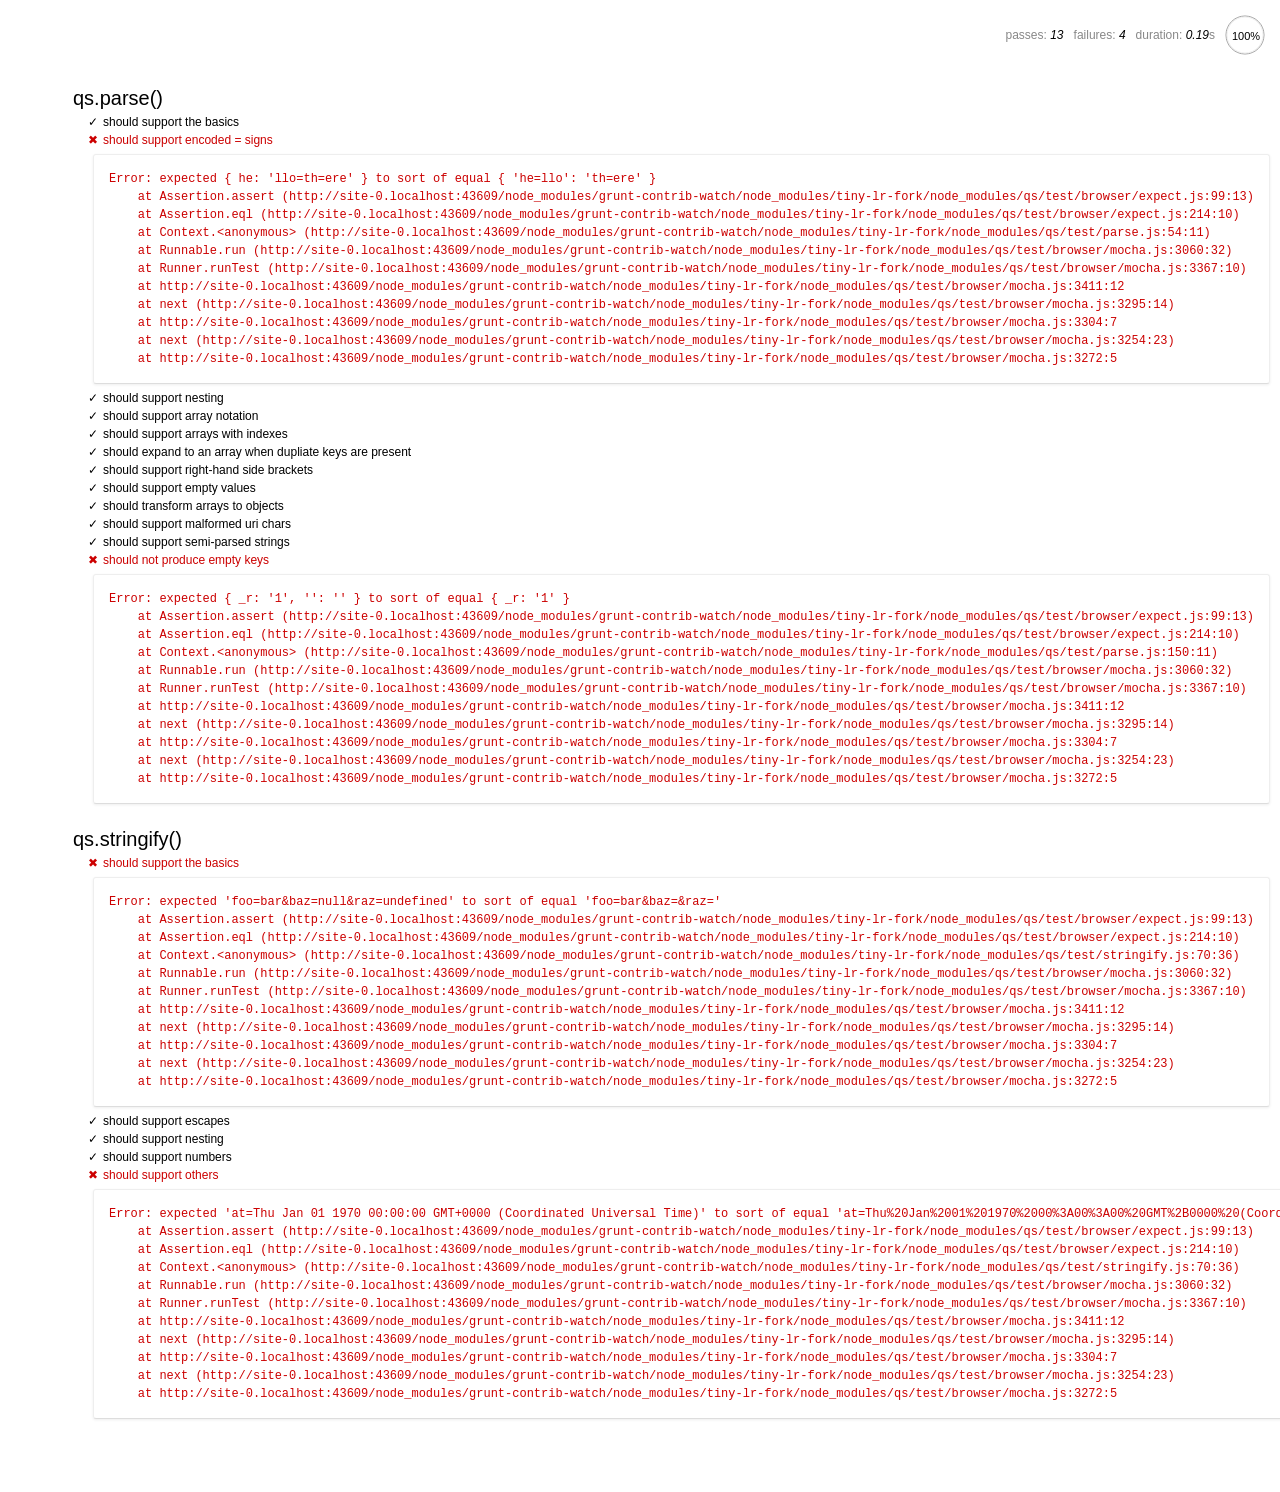
<file: node_modules/grunt-contrib-watch/node_modules/tiny-lr-fork/node_modules/qs/test/browser/index.html>
<html>
  <head>
    <title>Mocha</title>
    <meta http-equiv="Content-Type" content="text/html; charset=UTF-8">
    <link rel="stylesheet" href="mocha.css" />
    <script src="jquery.js" type="text/javascript"></script>
    <script src="expect.js"></script>
    <script src="mocha.js"></script>
    <script>mocha.setup('bdd')</script>
    <script src="qs.js"></script>
    <script src="../parse.js"></script>
    <script src="../stringify.js"></script>
    <script>onload = mocha.run;</script>
  </head>
  <body>
    <div id="mocha"></div>
  </body>
</html>
</file>
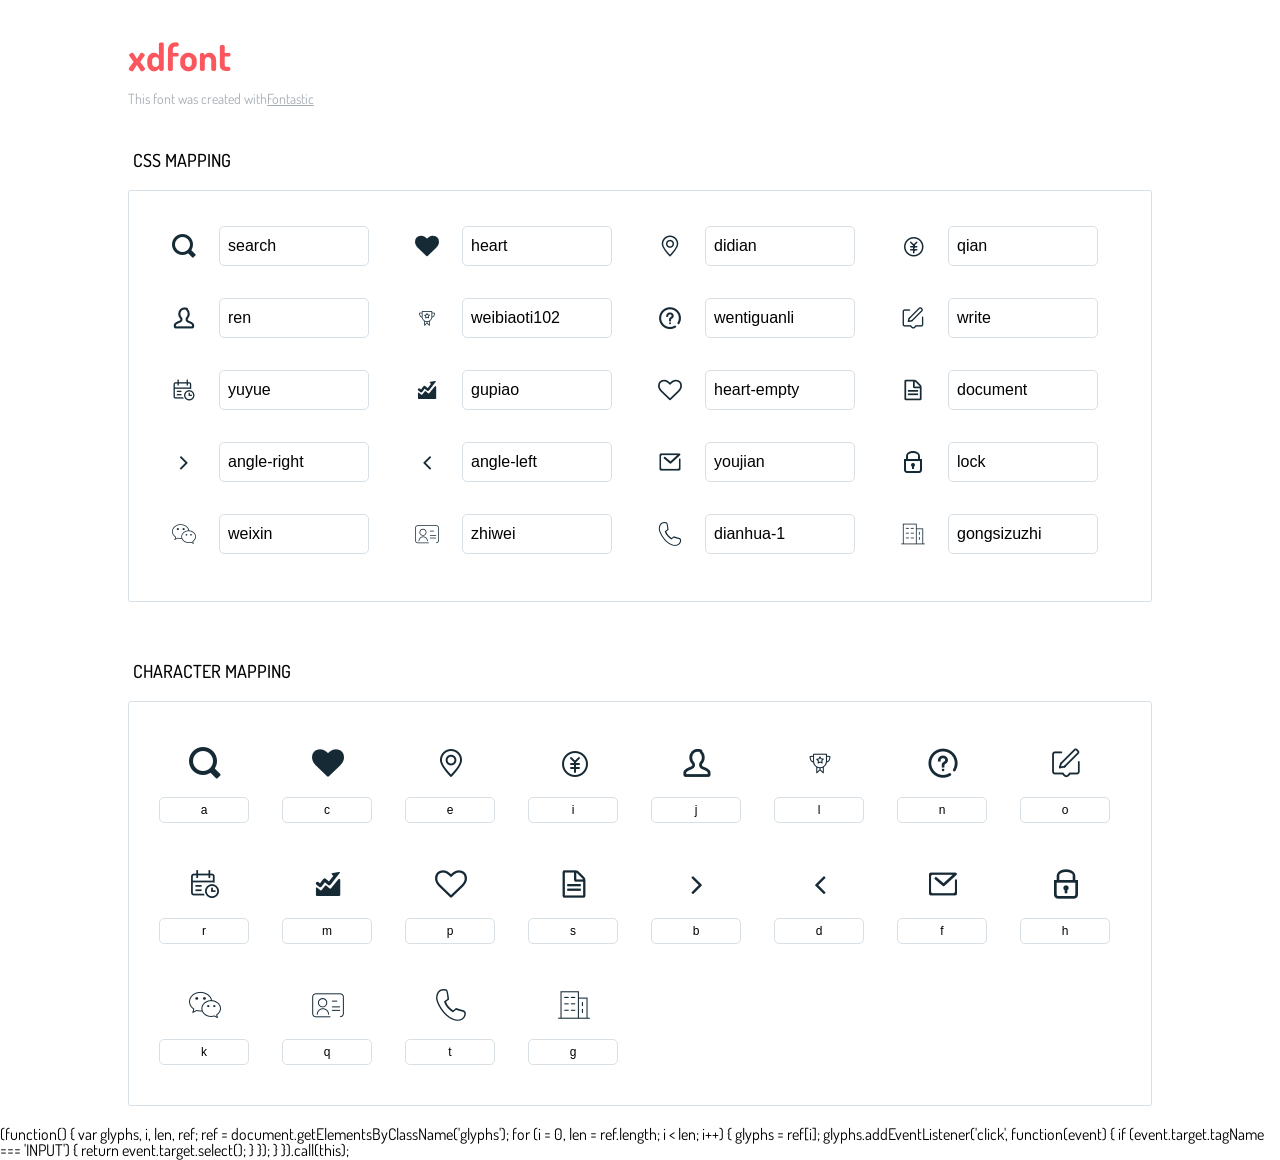
<file: public/xdfont/icons-reference.html>
<!DOCTYPE html>
<html lang="en">
  <head>
    <meta charset="utf-8">
    <meta http-equiv="X-UA-Compatible" content="IE=edge,chrome=1">
    <meta name="viewport" content="width=device-width,initial-scale=1">
    <title>Font Reference - xdfont</title>
    <link href="http://fonts.googleapis.com/css?family=Dosis:400,500,700" rel="stylesheet" type="text/css">
    <link rel="stylesheet" href="styles.css">
    <style type="text/css">html,body,div,span,applet,object,iframe,h1,h2,h3,h4,h5,h6,p,blockquote,pre,a,abbr,acronym,address,big,cite,code,del,dfn,em,img,ins,kbd,q,s,samp,small,strike,strong,sub,sup,tt,var,dl,dt,dd,ol,ul,li,fieldset,form,label,legend,table,caption,tbody,tfoot,thead,tr,th,td{margin:0;padding:0;border:0;outline:0;font-weight:inherit;font-style:inherit;font-family:inherit;font-size:100%;vertical-align:baseline}body{line-height:1;color:#000;background:#fff}ol,ul{list-style:none}table{border-collapse:separate;border-spacing:0;vertical-align:middle}caption,th,td{text-align:left;font-weight:normal;vertical-align:middle}a img{border:none}*{-webkit-box-sizing:border-box;-moz-box-sizing:border-box;box-sizing:border-box}body{font-family:'Dosis','Tahoma',sans-serif}.container{margin:15px auto;width:80%}h1{margin:40px 0 20px;font-weight:700;font-size:38px;line-height:32px;color:#fb565e}h2{font-size:18px;padding:0 0 21px 5px;margin:45px 0 0 0;text-transform:uppercase;font-weight:500}.small{font-size:14px;color:#a5adb4;}.small a{color:#a5adb4;}.small a:hover{color:#fb565e}.glyphs.character-mapping{margin:0 0 20px 0;padding:20px 0 20px 30px;color:rgba(0,0,0,0.5);border:1px solid #d8e0e5;-webkit-border-radius:3px;border-radius:3px;}.glyphs.character-mapping li{margin:0 30px 20px 0;display:inline-block;width:90px}.glyphs.character-mapping .icon{margin:10px 0 10px 15px;padding:15px;position:relative;width:55px;height:55px;color:#162a36 !important;overflow:hidden;-webkit-border-radius:3px;border-radius:3px;font-size:32px;}.glyphs.character-mapping .icon svg{fill:#000}.glyphs.character-mapping input{margin:0;padding:5px 0;line-height:12px;font-size:12px;display:block;width:100%;border:1px solid #d8e0e5;-webkit-border-radius:5px;border-radius:5px;text-align:center;outline:0;}.glyphs.character-mapping input:focus{border:1px solid #fbde4a;-webkit-box-shadow:inset 0 0 3px #fbde4a;box-shadow:inset 0 0 3px #fbde4a}.glyphs.character-mapping input:hover{-webkit-box-shadow:inset 0 0 3px #fbde4a;box-shadow:inset 0 0 3px #fbde4a}.glyphs.css-mapping{margin:0 0 60px 0;padding:30px 0 20px 30px;color:rgba(0,0,0,0.5);border:1px solid #d8e0e5;-webkit-border-radius:3px;border-radius:3px;}.glyphs.css-mapping li{margin:0 30px 20px 0;padding:0;display:inline-block;overflow:hidden}.glyphs.css-mapping .icon{margin:0;margin-right:10px;padding:13px;height:50px;width:50px;color:#162a36 !important;overflow:hidden;float:left;font-size:24px}.glyphs.css-mapping input{margin:0;margin-top:5px;padding:8px;line-height:16px;font-size:16px;display:block;width:150px;height:40px;border:1px solid #d8e0e5;-webkit-border-radius:5px;border-radius:5px;background:#fff;outline:0;float:right;}.glyphs.css-mapping input:focus{border:1px solid #fbde4a;-webkit-box-shadow:inset 0 0 3px #fbde4a;box-shadow:inset 0 0 3px #fbde4a}.glyphs.css-mapping input:hover{-webkit-box-shadow:inset 0 0 3px #fbde4a;box-shadow:inset 0 0 3px #fbde4a}</style>
  </head>
  <body>
    <div class="container">
      <h1>xdfont</h1>
      <p class="small">This font was created with<a href="http://fontastic.me/">Fontastic</a></p>
      <h2>CSS mapping</h2>
      <ul class="glyphs css-mapping">
        <li>
          <div class="icon icon-search"></div>
          <input type="text" readonly="readonly" value="search">
        </li>
        <li>
          <div class="icon icon-heart"></div>
          <input type="text" readonly="readonly" value="heart">
        </li>
        <li>
          <div class="icon icon-didian"></div>
          <input type="text" readonly="readonly" value="didian">
        </li>
        <li>
          <div class="icon icon-qian"></div>
          <input type="text" readonly="readonly" value="qian">
        </li>
        <li>
          <div class="icon icon-ren"></div>
          <input type="text" readonly="readonly" value="ren">
        </li>
        <li>
          <div class="icon icon-weibiaoti102"></div>
          <input type="text" readonly="readonly" value="weibiaoti102">
        </li>
        <li>
          <div class="icon icon-wentiguanli"></div>
          <input type="text" readonly="readonly" value="wentiguanli">
        </li>
        <li>
          <div class="icon icon-write"></div>
          <input type="text" readonly="readonly" value="write">
        </li>
        <li>
          <div class="icon icon-yuyue"></div>
          <input type="text" readonly="readonly" value="yuyue">
        </li>
        <li>
          <div class="icon icon-gupiao"></div>
          <input type="text" readonly="readonly" value="gupiao">
        </li>
        <li>
          <div class="icon icon-heart-empty"></div>
          <input type="text" readonly="readonly" value="heart-empty">
        </li>
        <li>
          <div class="icon icon-document"></div>
          <input type="text" readonly="readonly" value="document">
        </li>
        <li>
          <div class="icon icon-angle-right"></div>
          <input type="text" readonly="readonly" value="angle-right">
        </li>
        <li>
          <div class="icon icon-angle-left"></div>
          <input type="text" readonly="readonly" value="angle-left">
        </li>
        <li>
          <div class="icon icon-youjian"></div>
          <input type="text" readonly="readonly" value="youjian">
        </li>
        <li>
          <div class="icon icon-lock"></div>
          <input type="text" readonly="readonly" value="lock">
        </li>
        <li>
          <div class="icon icon-weixin"></div>
          <input type="text" readonly="readonly" value="weixin">
        </li>
        <li>
          <div class="icon icon-zhiwei"></div>
          <input type="text" readonly="readonly" value="zhiwei">
        </li>
        <li>
          <div class="icon icon-dianhua-1"></div>
          <input type="text" readonly="readonly" value="dianhua-1">
        </li>
        <li>
          <div class="icon icon-gongsizuzhi"></div>
          <input type="text" readonly="readonly" value="gongsizuzhi">
        </li>
      </ul>
      <h2>Character mapping</h2>
      <ul class="glyphs character-mapping">
        <li>
          <div data-icon="a" class="icon"></div>
          <input type="text" readonly="readonly" value="a">
        </li>
        <li>
          <div data-icon="c" class="icon"></div>
          <input type="text" readonly="readonly" value="c">
        </li>
        <li>
          <div data-icon="e" class="icon"></div>
          <input type="text" readonly="readonly" value="e">
        </li>
        <li>
          <div data-icon="i" class="icon"></div>
          <input type="text" readonly="readonly" value="i">
        </li>
        <li>
          <div data-icon="j" class="icon"></div>
          <input type="text" readonly="readonly" value="j">
        </li>
        <li>
          <div data-icon="l" class="icon"></div>
          <input type="text" readonly="readonly" value="l">
        </li>
        <li>
          <div data-icon="n" class="icon"></div>
          <input type="text" readonly="readonly" value="n">
        </li>
        <li>
          <div data-icon="o" class="icon"></div>
          <input type="text" readonly="readonly" value="o">
        </li>
        <li>
          <div data-icon="r" class="icon"></div>
          <input type="text" readonly="readonly" value="r">
        </li>
        <li>
          <div data-icon="m" class="icon"></div>
          <input type="text" readonly="readonly" value="m">
        </li>
        <li>
          <div data-icon="p" class="icon"></div>
          <input type="text" readonly="readonly" value="p">
        </li>
        <li>
          <div data-icon="s" class="icon"></div>
          <input type="text" readonly="readonly" value="s">
        </li>
        <li>
          <div data-icon="b" class="icon"></div>
          <input type="text" readonly="readonly" value="b">
        </li>
        <li>
          <div data-icon="d" class="icon"></div>
          <input type="text" readonly="readonly" value="d">
        </li>
        <li>
          <div data-icon="f" class="icon"></div>
          <input type="text" readonly="readonly" value="f">
        </li>
        <li>
          <div data-icon="h" class="icon"></div>
          <input type="text" readonly="readonly" value="h">
        </li>
        <li>
          <div data-icon="k" class="icon"></div>
          <input type="text" readonly="readonly" value="k">
        </li>
        <li>
          <div data-icon="q" class="icon"></div>
          <input type="text" readonly="readonly" value="q">
        </li>
        <li>
          <div data-icon="t" class="icon"></div>
          <input type="text" readonly="readonly" value="t">
        </li>
        <li>
          <div data-icon="g" class="icon"></div>
          <input type="text" readonly="readonly" value="g">
        </li>
      </ul>
    </div>(function() {
  var glyphs, i, len, ref;

  ref = document.getElementsByClassName('glyphs');
  for (i = 0, len = ref.length; i < len; i++) {
    glyphs = ref[i];
    glyphs.addEventListener('click', function(event) {
      if (event.target.tagName === 'INPUT') {
        return event.target.select();
      }
    });
  }

}).call(this);

  </body>
</html>
</file>
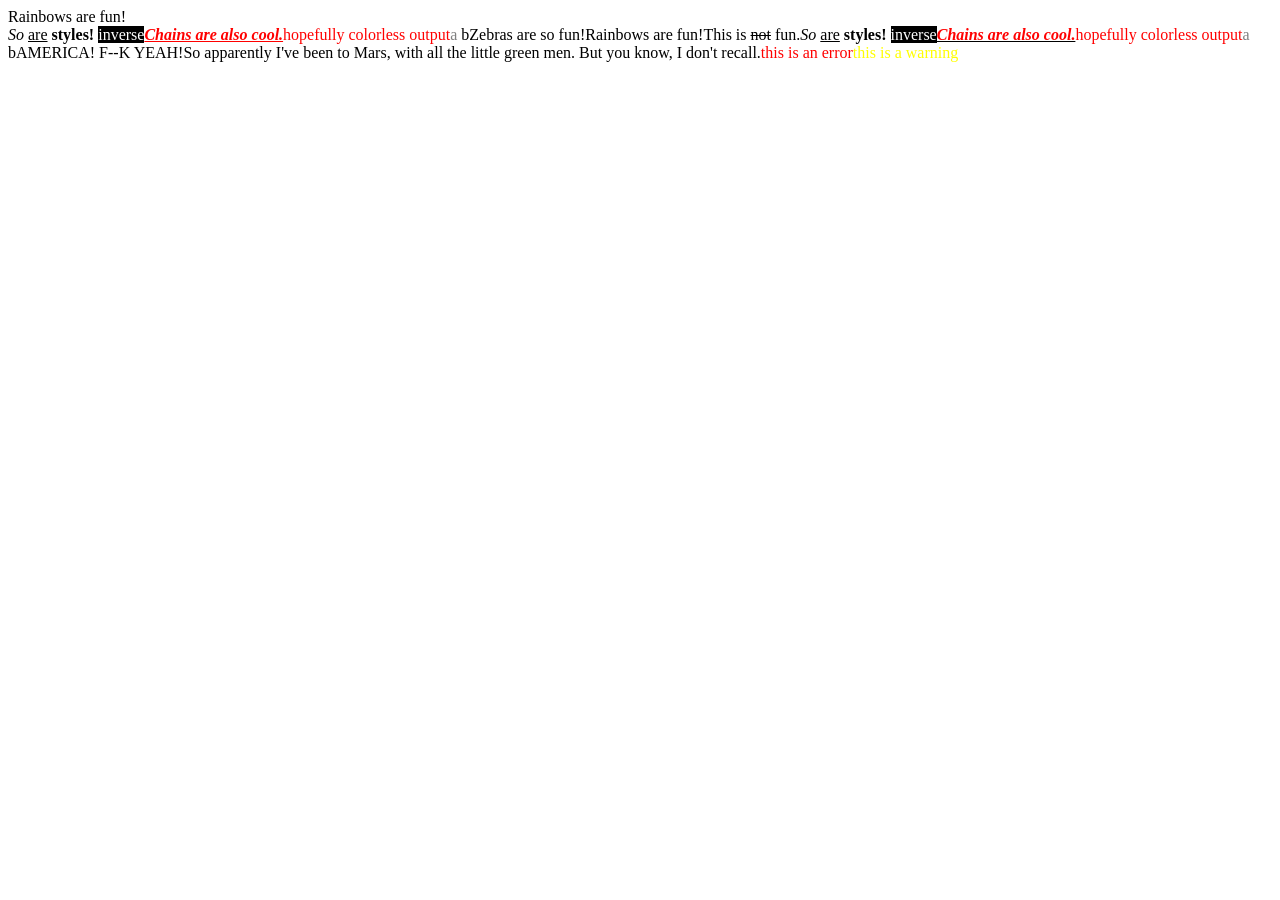
<file: node_modules/grunt/node_modules/colors/example.html>
<!DOCTYPE HTML>
<html lang="en-us">
  <head>
    <meta http-equiv="Content-type" content="text/html; charset=utf-8">
    <title>Colors Example</title>
    <script src="colors.js"></script>
  </head>
  <body>
    <script>

    var test = colors.red("hopefully colorless output");

    document.write('Rainbows are fun!'.rainbow + '<br/>');
    document.write('So '.italic + 'are'.underline + ' styles! '.bold + 'inverse'.inverse); // styles not widely supported
    document.write('Chains are also cool.'.bold.italic.underline.red); // styles not widely supported
    //document.write('zalgo time!'.zalgo);
    document.write(test.stripColors);
    document.write("a".grey + " b".black);

    document.write("Zebras are so fun!".zebra);

    document.write(colors.rainbow('Rainbows are fun!'));
    document.write("This is " + "not".strikethrough + " fun.");

    document.write(colors.italic('So ') + colors.underline('are') + colors.bold(' styles! ') + colors.inverse('inverse')); // styles not widely supported
    document.write(colors.bold(colors.italic(colors.underline(colors.red('Chains are also cool.'))))); // styles not widely supported
    //document.write(colors.zalgo('zalgo time!'));
    document.write(colors.stripColors(test));
    document.write(colors.grey("a") + colors.black(" b"));

    colors.addSequencer("america", function(letter, i, exploded) {
      if(letter === " ") return letter;
      switch(i%3) {
        case 0: return letter.red;
        case 1: return letter.white;
        case 2: return letter.blue;
      }
    });

    colors.addSequencer("random", (function() {
      var available = ['bold', 'underline', 'italic', 'inverse', 'grey', 'yellow', 'red', 'green', 'blue', 'white', 'cyan', 'magenta'];

      return function(letter, i, exploded) {
        return letter === " " ? letter : letter[available[Math.round(Math.random() * (available.length - 1))]];
      };
    })());

    document.write("AMERICA! F--K YEAH!".america);
    document.write("So apparently I've been to Mars, with all the little green men. But you know, I don't recall.".random);

    //
    // Custom themes
    //

    colors.setTheme({
      silly: 'rainbow',
      input: 'grey',
      verbose: 'cyan',
      prompt: 'grey',
      info: 'green',
      data: 'grey',
      help: 'cyan',
      warn: 'yellow',
      debug: 'blue',
      error: 'red'
    });

    // outputs red text
    document.write("this is an error".error);

    // outputs yellow text
    document.write("this is a warning".warn);

    </script>
  </body>
</html>
</file>
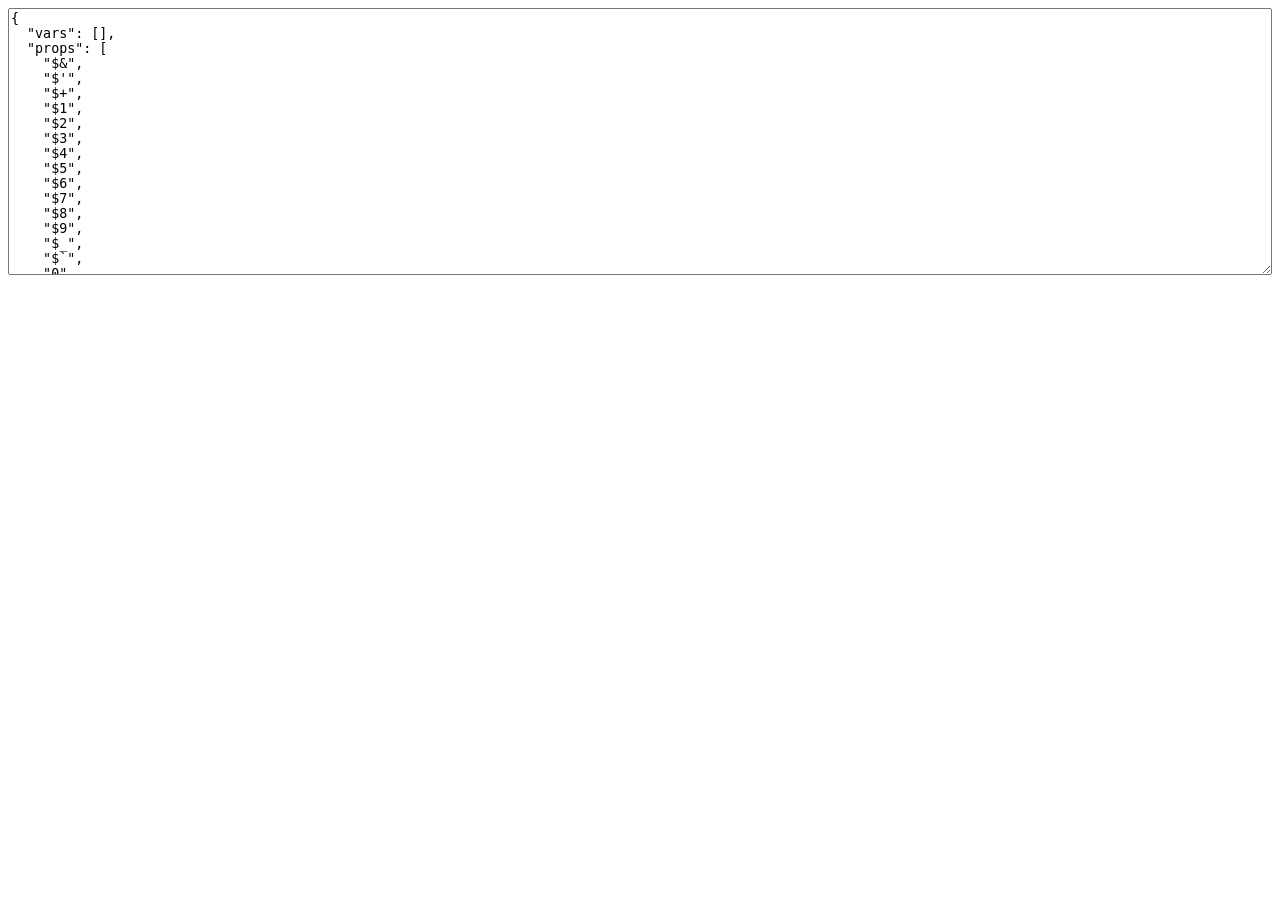
<file: node_modules/grunt-contrib-uglify/node_modules/uglify-js/tools/props.html>
<html>
  <head>
  </head>
  <body>
    <script>(function(){
      var props = {};

      function addObject(obj) {
        if (obj == null) return;
        try {
          Object.getOwnPropertyNames(obj).forEach(add);
        } catch(ex) {}
        if (obj.prototype) {
          Object.getOwnPropertyNames(obj.prototype).forEach(add);
        }
        if (typeof obj == "function") {
          try {
            Object.getOwnPropertyNames(new obj).forEach(add);
          } catch(ex) {}
        }
      }

      function add(name) {
        props[name] = true;
      }

      Object.getOwnPropertyNames(window).forEach(function(thing){
        addObject(window[thing]);
      });

      try {
        addObject(new Event("click"));
        addObject(new Event("contextmenu"));
        addObject(new Event("mouseup"));
        addObject(new Event("mousedown"));
        addObject(new Event("keydown"));
        addObject(new Event("keypress"));
        addObject(new Event("keyup"));
      } catch(ex) {}

      var ta = document.createElement("textarea");
      ta.style.width = "100%";
      ta.style.height = "20em";
      ta.style.boxSizing = "border-box";
      <!-- ta.value = Object.keys(props).sort(cmp).map(function(name){ -->
      <!--   return JSON.stringify(name); -->
      <!-- }).join(",\n"); -->
      ta.value = JSON.stringify({
        vars: [],
        props: Object.keys(props).sort(cmp)
      }, null, 2);
      document.body.appendChild(ta);

      function cmp(a, b) {
        a = a.toLowerCase();
        b = b.toLowerCase();
        return a < b ? -1 : a > b ? 1 : 0;
      }
    })();</script>
  </body>
</html>
</file>
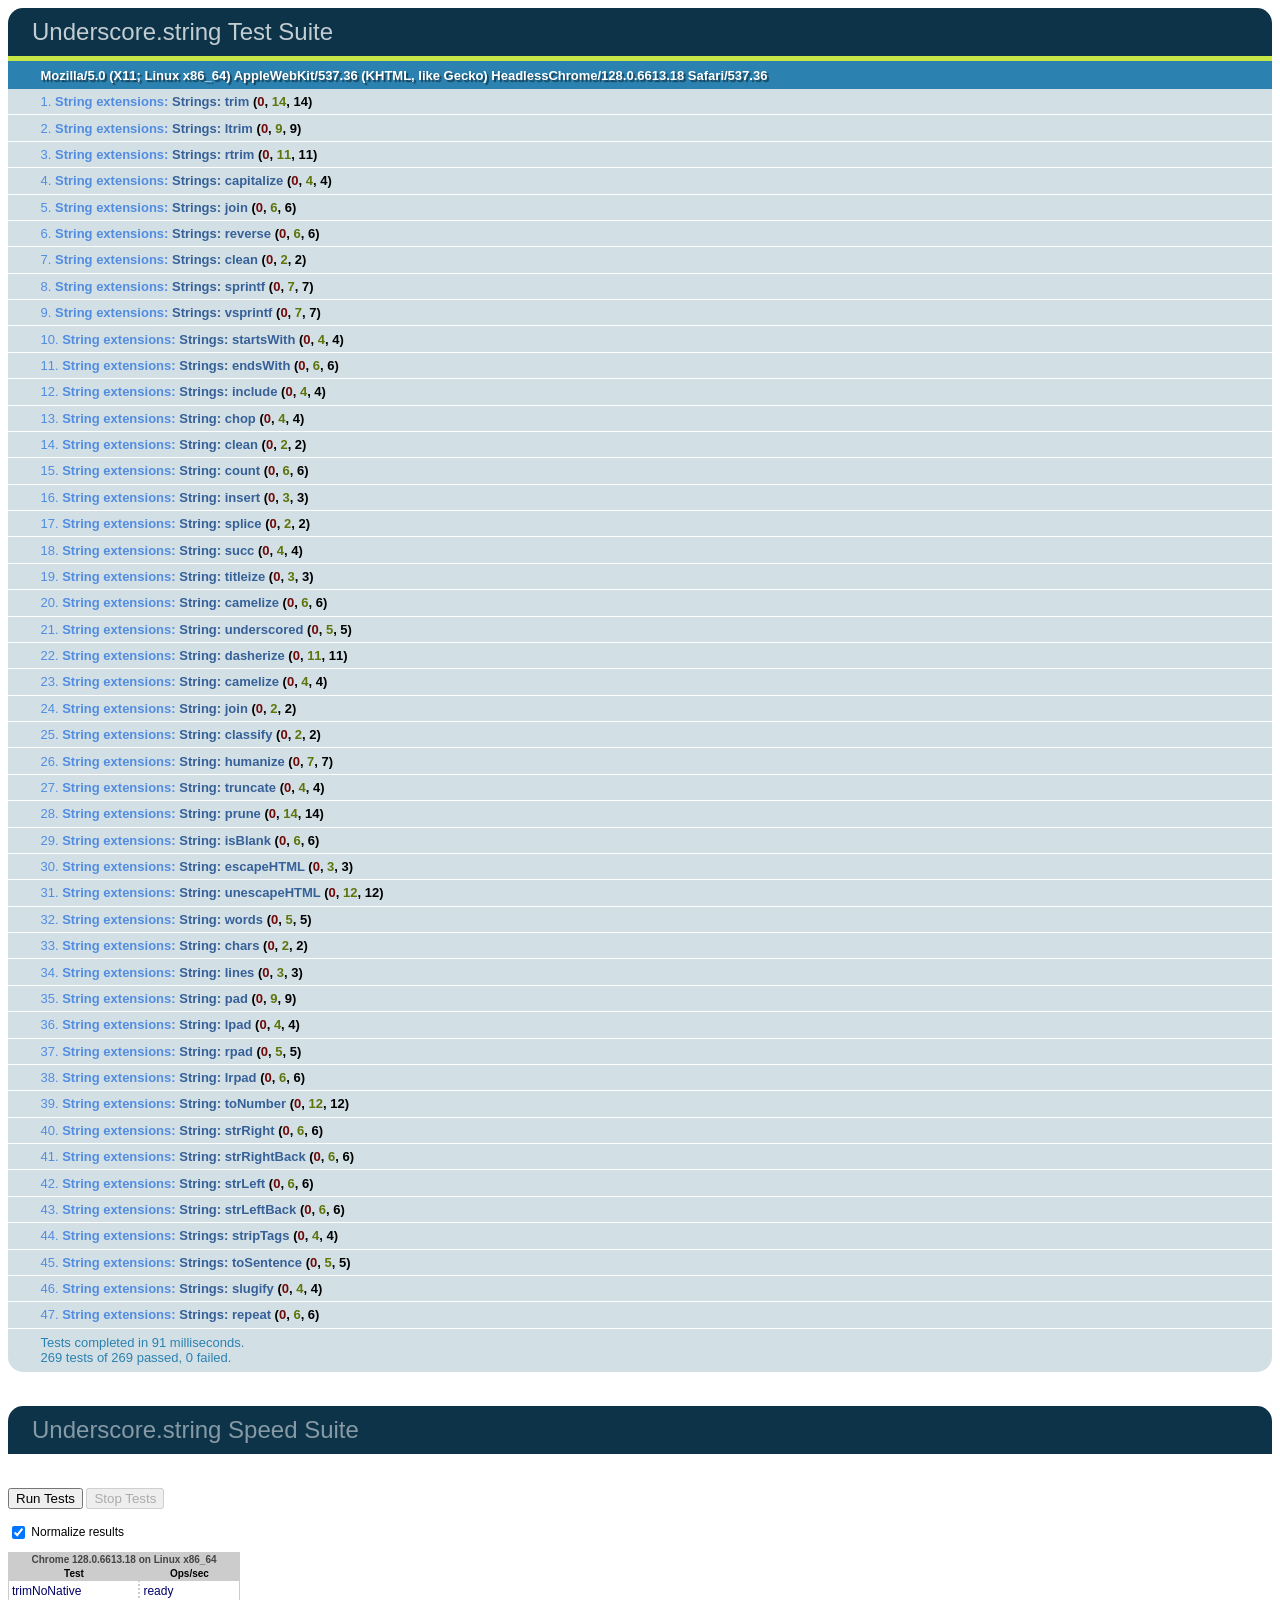
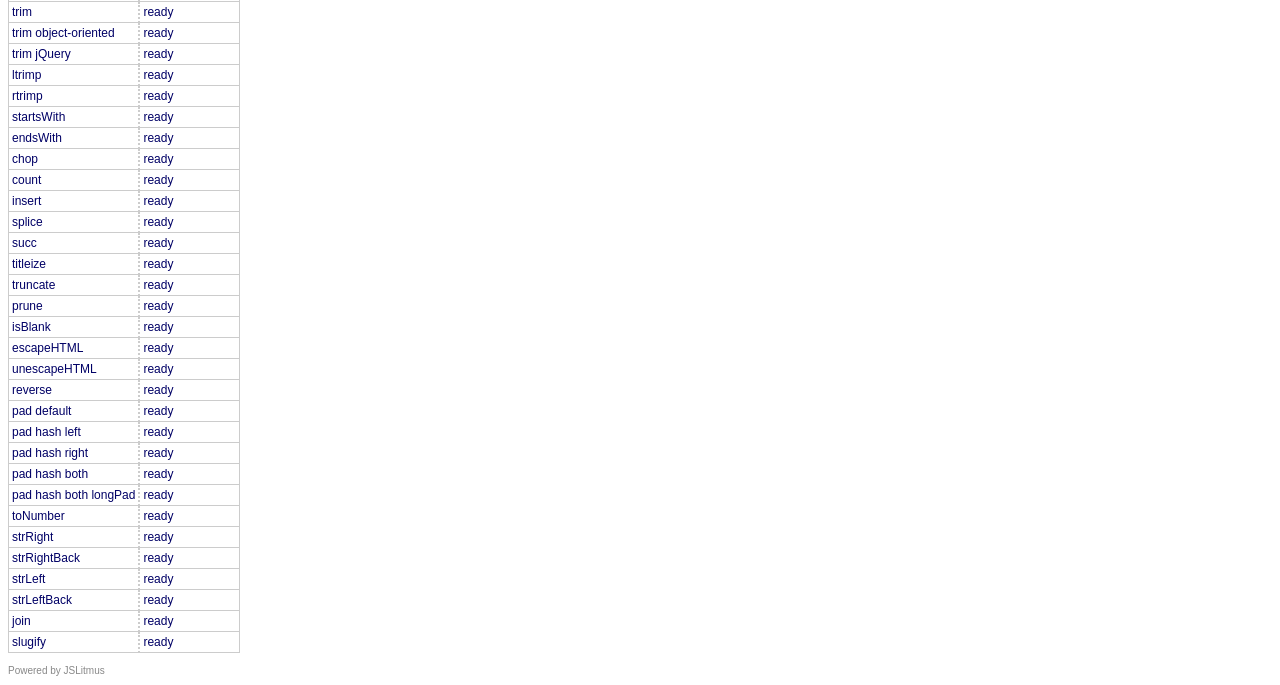
<file: node_modules/grunt/node_modules/underscore.string/test/test.html>
<!DOCTYPE HTML>
<html>
<head>
  <meta charset="utf-8">
  <title>Underscore.strings Test Suite</title>
  <link rel="stylesheet" href="test_underscore/vendor/qunit.css" type="text/css" media="screen" />
  <script type="text/javascript" src="test_underscore/vendor/jquery.js"></script>
  <script type="text/javascript" src="test_underscore/vendor/qunit.js"></script>
  <script type="text/javascript" src="test_underscore/vendor/jslitmus.js"></script>
  <script type="text/javascript" src="underscore.js"></script>
  <script type="text/javascript" src="../lib/underscore.string.js"></script>
  <script type="text/javascript" src="strings.js"></script>
  <script type="text/javascript" src="speed.js"></script>
</head>
<body>
  <h1 id="qunit-header">Underscore.string Test Suite</h1>
  <h2 id="qunit-banner"></h2>
  <h2 id="qunit-userAgent"></h2>
  <ol id="qunit-tests"></ol>
  <br />
  <h1 class="qunit-header">Underscore.string Speed Suite</h1>
  <!-- <h2 class="qunit-userAgent">
    A representative sample of the functions are benchmarked here, to provide
    a sense of how fast they might run in different browsers.
    Each iteration runs on an array of 1000 elements.<br /><br />
    For example, the 'intersect' test measures the number of times you can
    find the intersection of two thousand-element arrays in one second.
  </h2> -->
  <br />
</body>
</html>
</file>
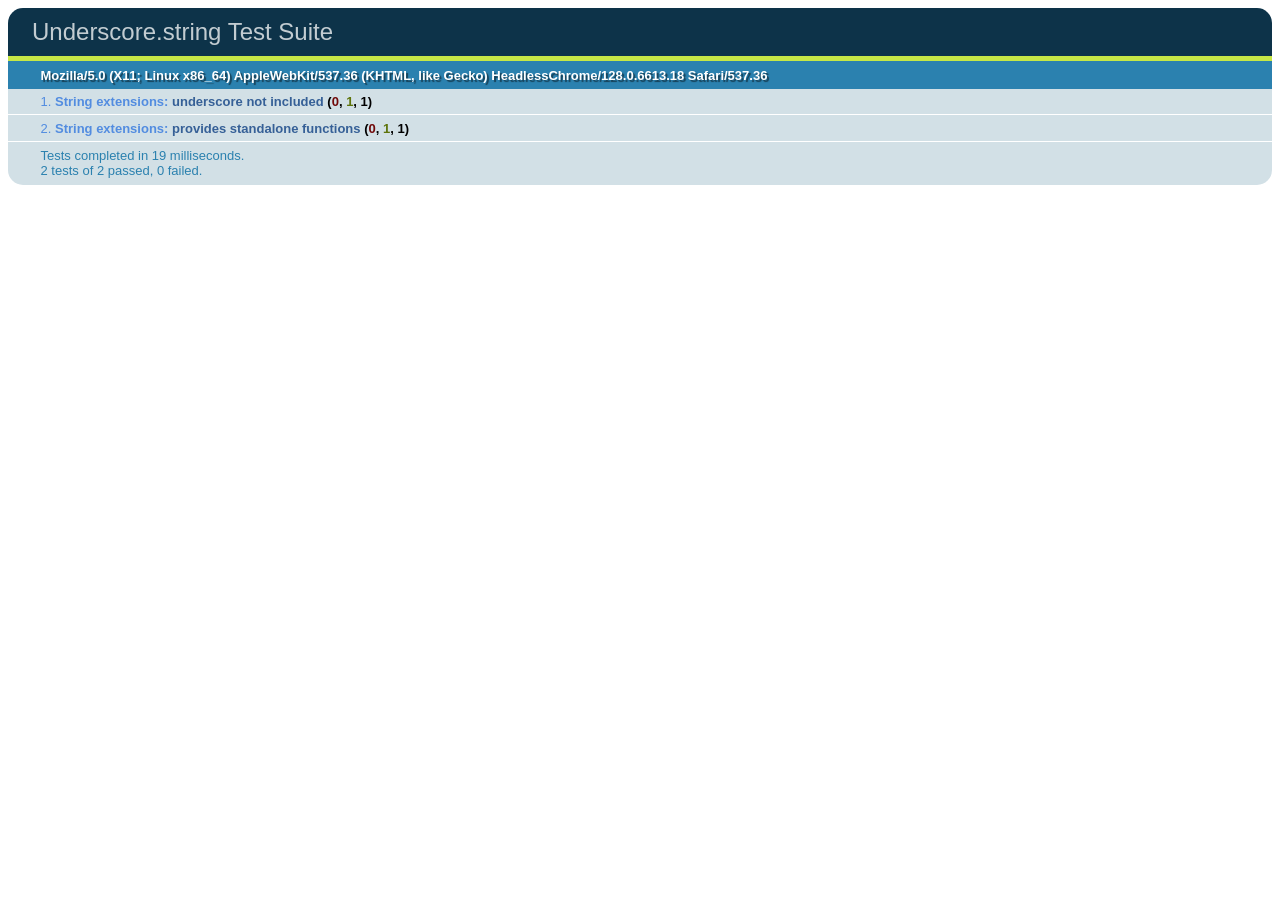
<file: node_modules/grunt/node_modules/underscore.string/test/test_standalone.html>
<!DOCTYPE HTML>
<html>
<head>
  <title>Underscore.strings Test Suite</title>
  <link rel="stylesheet" href="test_underscore/vendor/qunit.css" type="text/css" media="screen" />
  <script type="text/javascript" src="test_underscore/vendor/jquery.js"></script>
  <script type="text/javascript" src="test_underscore/vendor/qunit.js"></script>
  <script type="text/javascript" src="../lib/underscore.string.js"></script>
  <script type="text/javascript" src="strings_standalone.js"></script>

</head>
<body>
  <h1 id="qunit-header">Underscore.string Test Suite</h1>
  <h2 id="qunit-banner"></h2>
  <h2 id="qunit-userAgent"></h2>
  <ol id="qunit-tests"></ol>
</body>
</html>
</file>
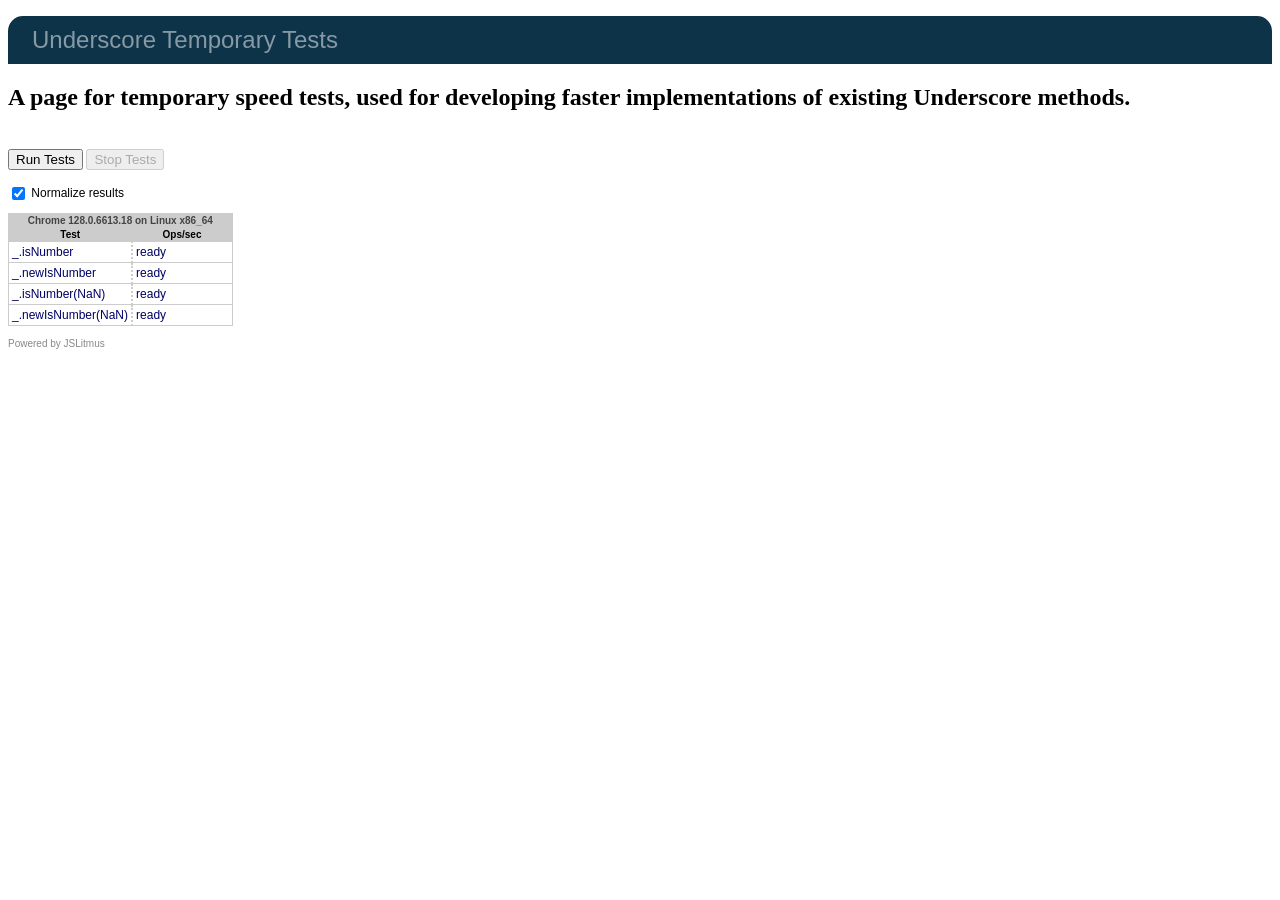
<file: node_modules/grunt/node_modules/underscore.string/test/test_underscore/temp_tests.html>
<!DOCTYPE HTML>
<html>
<head>
  <title>Underscore Temporary Tests</title>
  <link rel="stylesheet" href="vendor/qunit.css" type="text/css" media="screen" />
  <script type="text/javascript" src="vendor/jquery.js"></script>
  <script type="text/javascript" src="vendor/jslitmus.js"></script>
  <script type="text/javascript" src="../underscore.js"></script>
  <script type="text/javascript" src="temp.js"></script>
</head>
<body>
  <h1 class="qunit-header">Underscore Temporary Tests</h1>
  <h2 class="qunit-userAgent">
    A page for temporary speed tests, used for developing faster implementations
    of existing Underscore methods.
  </h2>
  <br />
</body>
</html>
</file>
<file: node_modules/grunt-contrib-watch/node_modules/tiny-lr-fork/node_modules/qs/test/browser/mocha.css>
body {
  font: 20px/1.5 "Helvetica Neue", Helvetica, Arial, sans-serif;
  padding: 60px 50px;
}

#mocha h1, h2 {
  margin: 0;
}

#mocha h1 {
  margin-top: 15px;
  font-size: 1em;
  font-weight: 200;
}

#mocha .suite .suite h1 {
  margin-top: 0;
  font-size: .8em;
}

#mocha h2 {
  font-size: 12px;
  font-weight: normal;
  cursor: pointer;
}

#mocha .suite {
  margin-left: 15px;
}

#mocha .test {
  margin-left: 15px;
}

#mocha .test:hover h2::after {
  position: relative;
  top: 0;
  right: -10px;
  content: '(view source)';
  font-size: 12px;
  font-family: arial;
  color: #888;
}

#mocha .test.pending:hover h2::after {
  content: '(pending)';
  font-family: arial;
}

#mocha .test.pass.medium .duration {
  background: #C09853;
}

#mocha .test.pass.slow .duration {
  background: #B94A48;
}

#mocha .test.pass::before {
  content: '✓';
  font-size: 12px;
  display: block;
  float: left;
  margin-right: 5px;
}

#mocha .test.pass .duration {
  font-size: 9px;
  margin-left: 5px;
  padding: 2px 5px;
  color: white;
  -webkit-box-shadow: inset 0 1px 1px rgba(0,0,0,.2);
  -moz-box-shadow: inset 0 1px 1px rgba(0,0,0,.2);
  box-shadow: inset 0 1px 1px rgba(0,0,0,.2);
  -webkit-border-radius: 5px;
  -moz-border-radius: 5px;
  -ms-border-radius: 5px;
  -o-border-radius: 5px;
  border-radius: 5px;
}

#mocha .test.pass.fast .duration {
  display: none;
}

#mocha .test.pending {
  color: #0b97c4;
}

#mocha .test.pending::before {
  content: '◦';
  color: #0b97c4;
}

#mocha .test.fail {
  color: #c00;
}

#mocha .test.fail pre {
  color: black;
}

#mocha .test.fail::before {
  content: '✖';
  font-size: 12px;
  display: block;
  float: left;
  margin-right: 5px;
  color: #c00;
}

#mocha .test pre.error {
  color: #c00;
}

#mocha .test pre {
  display: inline-block;
  font: 12px/1.5 monaco, monospace;
  margin: 5px;
  padding: 15px;
  border: 1px solid #eee;
  border-bottom-color: #ddd;
  -webkit-border-radius: 3px;
  -webkit-box-shadow: 0 1px 3px #eee;
}

#error {
  color: #c00;
  font-size: 1.5  em;
  font-weight: 100;
  letter-spacing: 1px;
}

#stats {
  position: fixed;
  top: 15px;
  right: 10px;
  font-size: 12px;
  margin: 0;
  color: #888;
}

#stats .progress {
  float: right;
  padding-top: 0;
}

#stats em {
  color: black;
}

#stats li {
  display: inline-block;
  margin: 0 5px;
  list-style: none;
  padding-top: 11px;
}

code .comment { color: #ddd }
code .init { color: #2F6FAD }
code .string { color: #5890AD }
code .keyword { color: #8A6343 }
code .number { color: #2F6FAD }
</file>
<file: public/xdfont/styles.css>
@charset "UTF-8";

@font-face {
  font-family: "xdfont";
  src:url("fonts/xdfont.eot");
  src:url("fonts/xdfont.eot?#iefix") format("embedded-opentype"),
    url("fonts/xdfont.woff") format("woff"),
    url("fonts/xdfont.ttf") format("truetype"),
    url("fonts/xdfont.svg#xdfont") format("svg");
  font-weight: normal;
  font-style: normal;

}

[data-icon]:before {
  font-family: "xdfont" !important;
  content: attr(data-icon);
  font-style: normal !important;
  font-weight: normal !important;
  font-variant: normal !important;
  text-transform: none !important;
  speak: none;
  line-height: 1;
  -webkit-font-smoothing: antialiased;
  -moz-osx-font-smoothing: grayscale;
}

[class^="icon-"]:before,
[class*=" icon-"]:before {
  font-family: "xdfont" !important;
  font-style: normal !important;
  font-weight: normal !important;
  font-variant: normal !important;
  text-transform: none !important;
  speak: none;
  line-height: 1;
  -webkit-font-smoothing: antialiased;
  -moz-osx-font-smoothing: grayscale;
}

.icon-search:before {
  content: "a";
}
.icon-heart:before {
  content: "c";
}
.icon-didian:before {
  content: "e";
}
.icon-qian:before {
  content: "i";
}
.icon-ren:before {
  content: "j";
}
.icon-weibiaoti102:before {
  content: "l";
}
.icon-wentiguanli:before {
  content: "n";
}
.icon-write:before {
  content: "o";
}
.icon-yuyue:before {
  content: "r";
}
.icon-gupiao:before {
  content: "m";
}
.icon-heart-empty:before {
  content: "p";
}
.icon-document:before {
  content: "s";
}
.icon-angle-right:before {
  content: "b";
}
.icon-angle-left:before {
  content: "d";
}
.icon-youjian:before {
  content: "f";
}
.icon-lock:before {
  content: "h";
}
.icon-weixin:before {
  content: "k";
}
.icon-zhiwei:before {
  content: "q";
}
.icon-dianhua-1:before {
  content: "t";
}
.icon-gongsizuzhi:before {
  content: "g";
}
</file>
<file: node_modules/grunt/node_modules/underscore.string/test/test_underscore/vendor/qunit.css>
/** Font Family and Sizes */

#qunit-tests, #qunit-header, .qunit-header, #qunit-banner, #qunit-testrunner-toolbar, #qunit-userAgent, #qunit-testresult {
	font-family: "Helvetica Neue Light", "HelveticaNeue-Light", "Helvetica Neue", Calibri, Helvetica, Arial;
}

#qunit-testrunner-toolbar, #qunit-userAgent, #qunit-testresult, #qunit-tests li { font-size: small; }
#qunit-tests { font-size: smaller; }


/** Resets */

#qunit-tests, #qunit-tests ol, #qunit-header, #qunit-banner, #qunit-userAgent, #qunit-testresult {
	margin: 0;
	padding: 0;
}


/** Header */

#qunit-header, .qunit-header {
	padding: 0.5em 0 0.5em 1em;

	color: #8699a4;
	background-color: #0d3349;

	font-size: 1.5em;
	line-height: 1em;
	font-weight: normal;

	border-radius: 15px 15px 0 0;
	-moz-border-radius: 15px 15px 0 0;
	-webkit-border-top-right-radius: 15px;
	-webkit-border-top-left-radius: 15px;
}

#qunit-header a {
	text-decoration: none;
	color: #c2ccd1;
}

#qunit-header a:hover,
#qunit-header a:focus {
	color: #fff;
}

#qunit-banner {
	height: 5px;
}

#qunit-testrunner-toolbar {
	padding: 0em 0 0.5em 2em;
}

#qunit-userAgent {
	padding: 0.5em 0 0.5em 2.5em;
	background-color: #2b81af;
	color: #fff;
	text-shadow: rgba(0, 0, 0, 0.5) 2px 2px 1px;
}


/** Tests: Pass/Fail */

#qunit-tests {
	list-style-position: inside;
}

#qunit-tests li {
	padding: 0.4em 0.5em 0.4em 2.5em;
	border-bottom: 1px solid #fff;
	list-style-position: inside;
}

#qunit-tests li strong {
	cursor: pointer;
}

#qunit-tests ol {
	margin-top: 0.5em;
	padding: 0.5em;

	background-color: #fff;

	border-radius: 15px;
	-moz-border-radius: 15px;
	-webkit-border-radius: 15px;

	box-shadow: inset 0px 2px 13px #999;
	-moz-box-shadow: inset 0px 2px 13px #999;
	-webkit-box-shadow: inset 0px 2px 13px #999;
}

#qunit-tests table {
	border-collapse: collapse;
	margin-top: .2em;
}

#qunit-tests th {
	text-align: right;
	vertical-align: top;
	padding: 0 .5em 0 0;
}

#qunit-tests td {
	vertical-align: top;
}

#qunit-tests pre {
	margin: 0;
	white-space: pre-wrap;
	word-wrap: break-word;
}

#qunit-tests del {
	background-color: #e0f2be;
	color: #374e0c;
	text-decoration: none;
}

#qunit-tests ins {
	background-color: #ffcaca;
	color: #500;
	text-decoration: none;
}

/*** Test Counts */

#qunit-tests b.counts                       { color: black; }
#qunit-tests b.passed                       { color: #5E740B; }
#qunit-tests b.failed                       { color: #710909; }

#qunit-tests li li {
	margin: 0.5em;
	padding: 0.4em 0.5em 0.4em 0.5em;
	background-color: #fff;
	border-bottom: none;
	list-style-position: inside;
}

/*** Passing Styles */

#qunit-tests li li.pass {
	color: #5E740B;
	background-color: #fff;
	border-left: 26px solid #C6E746;
}

#qunit-tests .pass                          { color: #528CE0; background-color: #D2E0E6; }
#qunit-tests .pass .test-name               { color: #366097; }

#qunit-tests .pass .test-actual,
#qunit-tests .pass .test-expected           { color: #999999; }

#qunit-banner.qunit-pass                    { background-color: #C6E746; }

/*** Failing Styles */

#qunit-tests li li.fail {
	color: #710909;
	background-color: #fff;
	border-left: 26px solid #EE5757;
}

#qunit-tests .fail                          { color: #000000; background-color: #EE5757; }
#qunit-tests .fail .test-name,
#qunit-tests .fail .module-name             { color: #000000; }

#qunit-tests .fail .test-actual             { color: #EE5757; }
#qunit-tests .fail .test-expected           { color: green;   }

#qunit-banner.qunit-fail,
#qunit-testrunner-toolbar                   { background-color: #EE5757; }


/** Footer */

#qunit-testresult {
	padding: 0.5em 0.5em 0.5em 2.5em;

	color: #2b81af;
	background-color: #D2E0E6;

	border-radius: 0 0 15px 15px;
	-moz-border-radius: 0 0 15px 15px;
	-webkit-border-bottom-right-radius: 15px;
	-webkit-border-bottom-left-radius: 15px;
}

/** Fixture */

#qunit-fixture {
	position: absolute;
	top: -10000px;
	left: -10000px;
}
</file>
